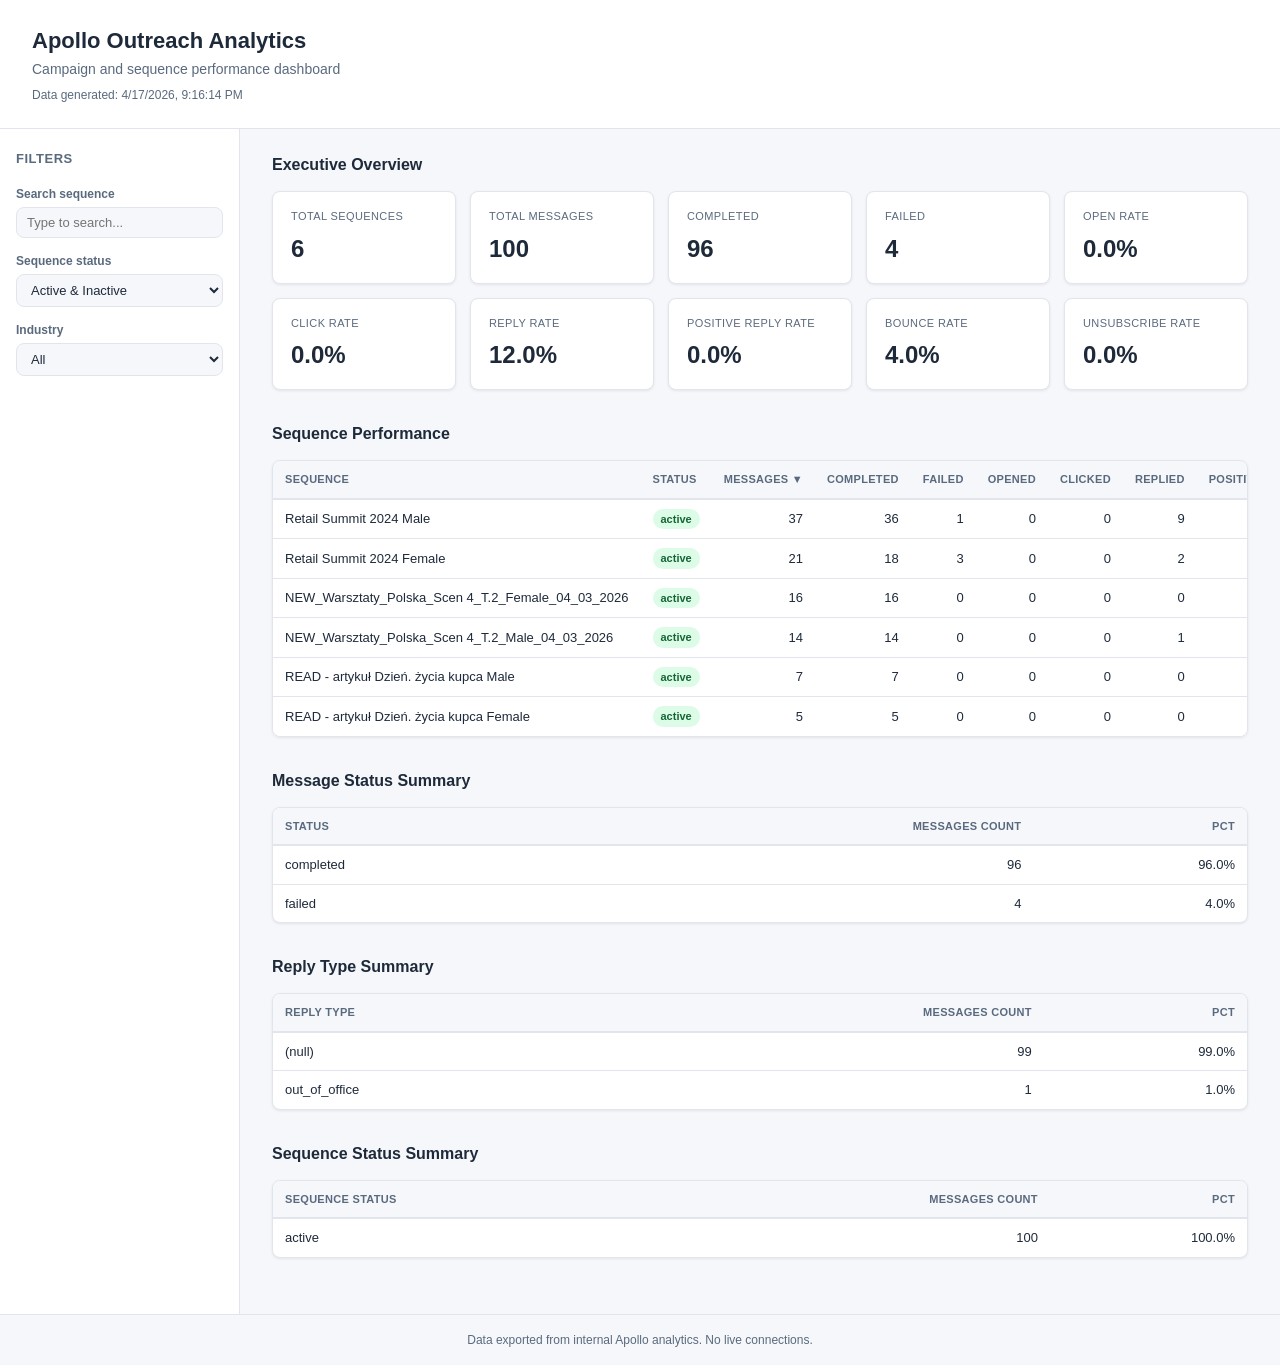
<file: docs/index.html>
<!DOCTYPE html>
<html lang="en">
<head>
    <meta charset="UTF-8">
    <meta name="viewport" content="width=device-width, initial-scale=1.0">
    <title>Apollo Outreach Analytics</title>
    <link rel="stylesheet" href="assets/style.css">
</head>
<body>
    <header>
        <div class="header-inner">
            <h1>Apollo Outreach Analytics</h1>
            <p class="subtitle">Campaign and sequence performance dashboard</p>
            <p class="generated-at" id="generated-at"></p>
        </div>
    </header>

    <div class="layout">
        <aside class="sidebar" id="sidebar">
            <h3>Filters</h3>

            <label for="filter-search">Search sequence</label>
            <input type="text" id="filter-search" placeholder="Type to search...">

            <label for="filter-status">Sequence status</label>
            <select id="filter-status">
                <option value="all">All</option>
                <option value="active_inactive" selected>Active &amp; Inactive</option>
                <option value="active">Active</option>
                <option value="inactive">Inactive</option>
                <option value="archived">Archived</option>
                <option value="unknown">Unknown</option>
            </select>

            <div id="filter-campaign-type-wrap" class="filter-group hidden">
                <label for="filter-campaign-type">Campaign type</label>
                <select id="filter-campaign-type"><option value="">All</option></select>
            </div>

            <div id="filter-persona-wrap" class="filter-group hidden">
                <label for="filter-persona">Persona</label>
                <select id="filter-persona"><option value="">All</option></select>
            </div>

            <div id="filter-industry-wrap" class="filter-group hidden">
                <label for="filter-industry">Industry</label>
                <select id="filter-industry"><option value="">All</option></select>
            </div>
        </aside>

        <main>
            <div id="error-banner" class="error-banner hidden"></div>

            <!-- KPI -->
            <section id="section-kpi">
                <h2>Executive Overview</h2>
                <div class="kpi-grid" id="kpi-grid"></div>
            </section>

            <!-- Sequence performance -->
            <section id="section-sequence-performance">
                <h2>Sequence Performance</h2>
                <div class="table-wrap">
                    <table id="table-sequence-performance"></table>
                </div>
            </section>

            <!-- Message status summary -->
            <section id="section-message-status">
                <h2>Message Status Summary</h2>
                <div class="table-wrap">
                    <table id="table-message-status"></table>
                </div>
            </section>

            <!-- Reply type summary -->
            <section id="section-reply-type">
                <h2>Reply Type Summary</h2>
                <div class="table-wrap">
                    <table id="table-reply-type"></table>
                </div>
            </section>

            <!-- Sequence status summary -->
            <section id="section-sequence-status">
                <h2>Sequence Status Summary</h2>
                <div class="table-wrap">
                    <table id="table-sequence-status"></table>
                </div>
            </section>
        </main>
    </div>

    <footer>
        <p>Data exported from internal Apollo analytics. No live connections.</p>
    </footer>

    <script src="assets/app.js"></script>
</body>
</html>
</file>
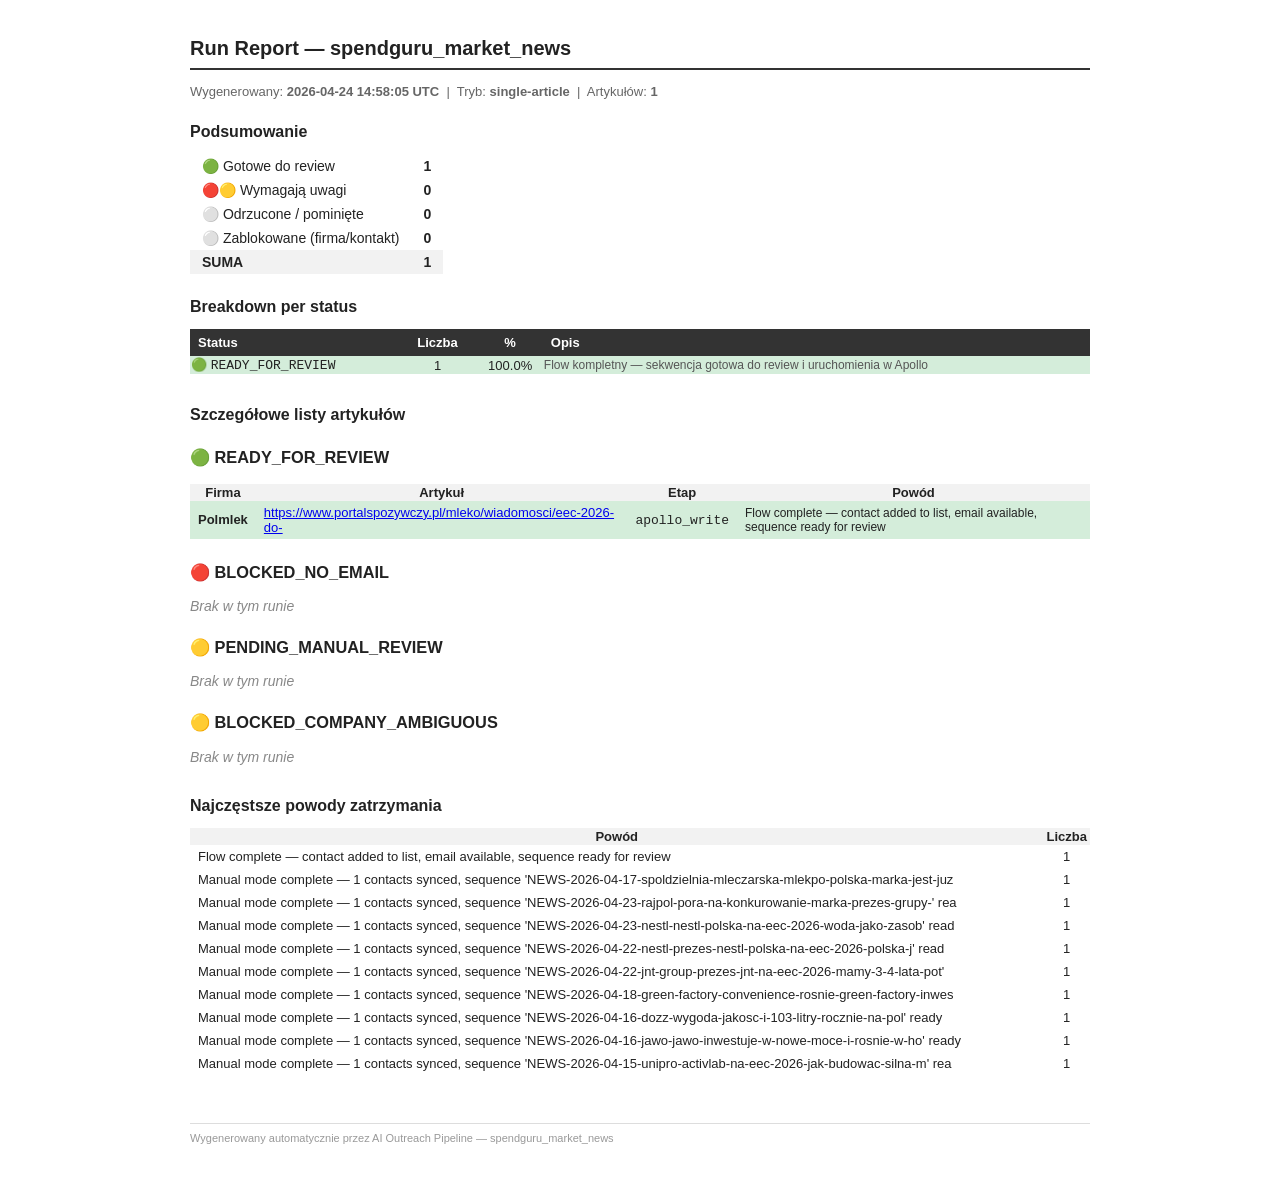
<file: campaigns/news/spendguru_market_news/output/latest_run_report.html>
<!DOCTYPE html>
<html><head><meta charset="utf-8"><title>Run Report — spendguru_market_news</title></head>
<body style="font-family:Arial,sans-serif;font-size:14px;color:#222;max-width:900px;margin:0 auto;padding:24px">
<h1 style="font-size:20px;border-bottom:2px solid #333;padding-bottom:8px">
  Run Report — spendguru_market_news
</h1>
<p style="color:#666;font-size:13px">
  Wygenerowany: <strong>2026-04-24 14:58:05 UTC</strong> &nbsp;|&nbsp;
  Tryb: <strong>single-article</strong> &nbsp;|&nbsp;
  Artykułów: <strong>1</strong>
</p>

<h2 style="font-size:16px;margin-top:24px">Podsumowanie</h2>
<table style="border-collapse:collapse;font-size:14px;margin-bottom:16px">
<tr><td style="padding:4px 12px">🟢 Gotowe do review</td><td style="padding:4px 12px"><strong>1</strong></td></tr>
<tr><td style="padding:4px 12px">🔴🟡 Wymagają uwagi</td><td style="padding:4px 12px"><strong>0</strong></td></tr>
<tr><td style="padding:4px 12px">⚪ Odrzucone / pominięte</td><td style="padding:4px 12px"><strong>0</strong></td></tr>
<tr><td style="padding:4px 12px">⚪ Zablokowane (firma/kontakt)</td><td style="padding:4px 12px"><strong>0</strong></td></tr>
<tr style="background:#f2f2f2;font-weight:bold"><td style="padding:4px 12px">SUMA</td><td style="padding:4px 12px">1</td></tr>
</table>

<h2 style="font-size:16px;margin-top:24px">Breakdown per status</h2>
<table style="width:100%;border-collapse:collapse;font-size:13px">
<tr style="background:#333;color:#fff"><th style="padding:6px 8px;text-align:left">Status</th><th style="padding:6px 8px">Liczba</th><th style="padding:6px 8px">%</th><th style="padding:6px 8px;text-align:left">Opis</th></tr>
<tr style="background:#d4edda"><td>🟢 <code>READY_FOR_REVIEW</code></td><td style="text-align:center">1</td><td style="text-align:center">100.0%</td><td style="font-size:12px;color:#555">Flow kompletny — sekwencja gotowa do review i uruchomienia w Apollo</td></tr>

</table>

<h2 style="font-size:16px;margin-top:32px">Szczegółowe listy artykułów</h2>
<h3 style="margin-top:24px">🟢 READY_FOR_REVIEW</h3><table style="width:100%;border-collapse:collapse;font-size:13px"><tr style="background:#f2f2f2"><th>Firma</th><th>Artykuł</th><th>Etap</th><th>Powód</th></tr><tr style="background:#d4edda"><td style="padding:4px 8px"><strong>Polmlek</strong></td><td style="padding:4px 8px"><a href="https://www.portalspozywczy.pl/mleko/wiadomosci/eec-2026-do-ekspansji-zagranicznej-trzeba-sie-przygotowac-latwo-popelnic-bledy,287897.html">https://www.portalspozywczy.pl/mleko/wiadomosci/eec-2026-do-</a></td><td style="padding:4px 8px"><code>apollo_write</code></td><td style="padding:4px 8px;font-size:12px">Flow complete — contact added to list, email available, sequence ready for review</td></tr>
</table><h3 style="margin-top:24px">🔴 BLOCKED_NO_EMAIL</h3><p style="color:#888;font-style:italic">Brak w tym runie</p><h3 style="margin-top:24px">🟡 PENDING_MANUAL_REVIEW</h3><p style="color:#888;font-style:italic">Brak w tym runie</p><h3 style="margin-top:24px">🟡 BLOCKED_COMPANY_AMBIGUOUS</h3><p style="color:#888;font-style:italic">Brak w tym runie</p>

<h2 style="font-size:16px;margin-top:32px">Najczęstsze powody zatrzymania</h2>
<table style="width:100%;border-collapse:collapse;font-size:13px"><tr style="background:#f2f2f2"><th>Powód</th><th>Liczba</th></tr><tr><td style="padding:4px 8px">Flow complete — contact added to list, email available, sequence ready for review</td><td style="padding:4px 8px;text-align:center">1</td></tr>
<tr><td style="padding:4px 8px">Manual mode complete — 1 contacts synced, sequence 'NEWS-2026-04-17-spoldzielnia-mleczarska-mlekpo-polska-marka-jest-juz</td><td style="padding:4px 8px;text-align:center">1</td></tr>
<tr><td style="padding:4px 8px">Manual mode complete — 1 contacts synced, sequence 'NEWS-2026-04-23-rajpol-pora-na-konkurowanie-marka-prezes-grupy-' rea</td><td style="padding:4px 8px;text-align:center">1</td></tr>
<tr><td style="padding:4px 8px">Manual mode complete — 1 contacts synced, sequence 'NEWS-2026-04-23-nestl-nestl-polska-na-eec-2026-woda-jako-zasob' read</td><td style="padding:4px 8px;text-align:center">1</td></tr>
<tr><td style="padding:4px 8px">Manual mode complete — 1 contacts synced, sequence 'NEWS-2026-04-22-nestl-prezes-nestl-polska-na-eec-2026-polska-j' read</td><td style="padding:4px 8px;text-align:center">1</td></tr>
<tr><td style="padding:4px 8px">Manual mode complete — 1 contacts synced, sequence 'NEWS-2026-04-22-jnt-group-prezes-jnt-na-eec-2026-mamy-3-4-lata-pot' </td><td style="padding:4px 8px;text-align:center">1</td></tr>
<tr><td style="padding:4px 8px">Manual mode complete — 1 contacts synced, sequence 'NEWS-2026-04-18-green-factory-convenience-rosnie-green-factory-inwes</td><td style="padding:4px 8px;text-align:center">1</td></tr>
<tr><td style="padding:4px 8px">Manual mode complete — 1 contacts synced, sequence 'NEWS-2026-04-16-dozz-wygoda-jakosc-i-103-litry-rocznie-na-pol' ready</td><td style="padding:4px 8px;text-align:center">1</td></tr>
<tr><td style="padding:4px 8px">Manual mode complete — 1 contacts synced, sequence 'NEWS-2026-04-16-jawo-jawo-inwestuje-w-nowe-moce-i-rosnie-w-ho' ready</td><td style="padding:4px 8px;text-align:center">1</td></tr>
<tr><td style="padding:4px 8px">Manual mode complete — 1 contacts synced, sequence 'NEWS-2026-04-15-unipro-activlab-na-eec-2026-jak-budowac-silna-m' rea</td><td style="padding:4px 8px;text-align:center">1</td></tr>
</table>

<p style="font-size:11px;color:#999;margin-top:48px;border-top:1px solid #ddd;padding-top:8px">
  Wygenerowany automatycznie przez AI Outreach Pipeline — spendguru_market_news
</p>
</body></html>
</file>
<file: docs/assets/style.css>
/* === Reset & Base === */
*, *::before, *::after { box-sizing: border-box; margin: 0; padding: 0; }

:root {
    --color-bg: #f5f7fa;
    --color-surface: #ffffff;
    --color-border: #e2e6ec;
    --color-text: #1e2a3a;
    --color-text-secondary: #5a6a7e;
    --color-primary: #2563eb;
    --color-primary-light: #eff4ff;
    --color-success: #16a34a;
    --color-warning: #d97706;
    --color-danger: #dc2626;
    --radius: 8px;
    --shadow: 0 1px 3px rgba(0,0,0,0.08);
    --sidebar-width: 240px;
}

body {
    font-family: -apple-system, BlinkMacSystemFont, "Segoe UI", Roboto, Helvetica, Arial, sans-serif;
    background: var(--color-bg);
    color: var(--color-text);
    line-height: 1.5;
    font-size: 14px;
}

/* === Header === */
header {
    background: var(--color-surface);
    border-bottom: 1px solid var(--color-border);
    padding: 24px 32px;
}
.header-inner h1 {
    font-size: 22px;
    font-weight: 700;
    color: var(--color-text);
}
.subtitle {
    color: var(--color-text-secondary);
    font-size: 14px;
    margin-top: 2px;
}
.generated-at {
    font-size: 12px;
    color: var(--color-text-secondary);
    margin-top: 6px;
}

/* === Layout === */
.layout {
    display: flex;
    min-height: calc(100vh - 140px);
}

/* === Sidebar === */
.sidebar {
    width: var(--sidebar-width);
    min-width: var(--sidebar-width);
    background: var(--color-surface);
    border-right: 1px solid var(--color-border);
    padding: 20px 16px;
    flex-shrink: 0;
}
.sidebar h3 {
    font-size: 13px;
    text-transform: uppercase;
    letter-spacing: 0.5px;
    color: var(--color-text-secondary);
    margin-bottom: 16px;
}
.sidebar label {
    display: block;
    font-size: 12px;
    font-weight: 600;
    color: var(--color-text-secondary);
    margin-top: 14px;
    margin-bottom: 4px;
}
.sidebar select,
.sidebar input[type="text"] {
    width: 100%;
    padding: 7px 10px;
    border: 1px solid var(--color-border);
    border-radius: var(--radius);
    font-size: 13px;
    background: var(--color-bg);
    color: var(--color-text);
}
.sidebar select:focus,
.sidebar input[type="text"]:focus {
    outline: none;
    border-color: var(--color-primary);
    box-shadow: 0 0 0 2px var(--color-primary-light);
}
.filter-group { margin-top: 0; }
.hidden { display: none !important; }

/* === Main === */
main {
    flex: 1;
    padding: 24px 32px;
    overflow-x: auto;
}
section { margin-bottom: 32px; }
section h2 {
    font-size: 16px;
    font-weight: 700;
    margin-bottom: 14px;
    color: var(--color-text);
}

/* === Error banner === */
.error-banner {
    background: #fef2f2;
    border: 1px solid #fecaca;
    color: var(--color-danger);
    padding: 14px 18px;
    border-radius: var(--radius);
    margin-bottom: 20px;
    font-size: 14px;
}

/* === KPI Grid === */
.kpi-grid {
    display: grid;
    grid-template-columns: repeat(auto-fill, minmax(170px, 1fr));
    gap: 14px;
}
.kpi-card {
    background: var(--color-surface);
    border: 1px solid var(--color-border);
    border-radius: var(--radius);
    padding: 16px 18px;
    box-shadow: var(--shadow);
}
.kpi-card .kpi-label {
    font-size: 11px;
    text-transform: uppercase;
    letter-spacing: 0.4px;
    color: var(--color-text-secondary);
    margin-bottom: 6px;
}
.kpi-card .kpi-value {
    font-size: 24px;
    font-weight: 700;
    color: var(--color-text);
}

/* === Tables === */
.table-wrap {
    overflow-x: auto;
    background: var(--color-surface);
    border: 1px solid var(--color-border);
    border-radius: var(--radius);
    box-shadow: var(--shadow);
}
table {
    width: 100%;
    border-collapse: collapse;
    font-size: 13px;
}
thead th {
    background: var(--color-bg);
    text-align: left;
    padding: 10px 12px;
    font-weight: 600;
    font-size: 11px;
    text-transform: uppercase;
    letter-spacing: 0.3px;
    color: var(--color-text-secondary);
    border-bottom: 2px solid var(--color-border);
    white-space: nowrap;
    cursor: pointer;
    user-select: none;
}
thead th:hover {
    color: var(--color-primary);
}
tbody td {
    padding: 9px 12px;
    border-bottom: 1px solid var(--color-border);
    white-space: nowrap;
}
tbody tr:last-child td { border-bottom: none; }
tbody tr:hover { background: var(--color-primary-light); }

td.num, th.num { text-align: right; }

/* Status badges */
.badge {
    display: inline-block;
    padding: 2px 8px;
    border-radius: 10px;
    font-size: 11px;
    font-weight: 600;
}
.badge-active   { background: #dcfce7; color: #166534; }
.badge-inactive { background: #fef9c3; color: #854d0e; }
.badge-archived { background: #f3f4f6; color: #6b7280; }
.badge-unknown  { background: #fce7f3; color: #9d174d; }

/* === Footer === */
footer {
    text-align: center;
    padding: 16px;
    font-size: 12px;
    color: var(--color-text-secondary);
    border-top: 1px solid var(--color-border);
}

/* === Responsive === */
@media (max-width: 900px) {
    .layout { flex-direction: column; }
    .sidebar {
        width: 100%;
        min-width: 100%;
        border-right: none;
        border-bottom: 1px solid var(--color-border);
        display: flex;
        flex-wrap: wrap;
        gap: 10px;
        align-items: flex-end;
        padding: 14px 16px;
    }
    .sidebar h3 { width: 100%; margin-bottom: 4px; }
    .sidebar label { margin-top: 0; }
    .sidebar select, .sidebar input[type="text"] { width: auto; min-width: 140px; }
    main { padding: 16px; }
    .kpi-grid { grid-template-columns: repeat(auto-fill, minmax(140px, 1fr)); }
}
</file>
